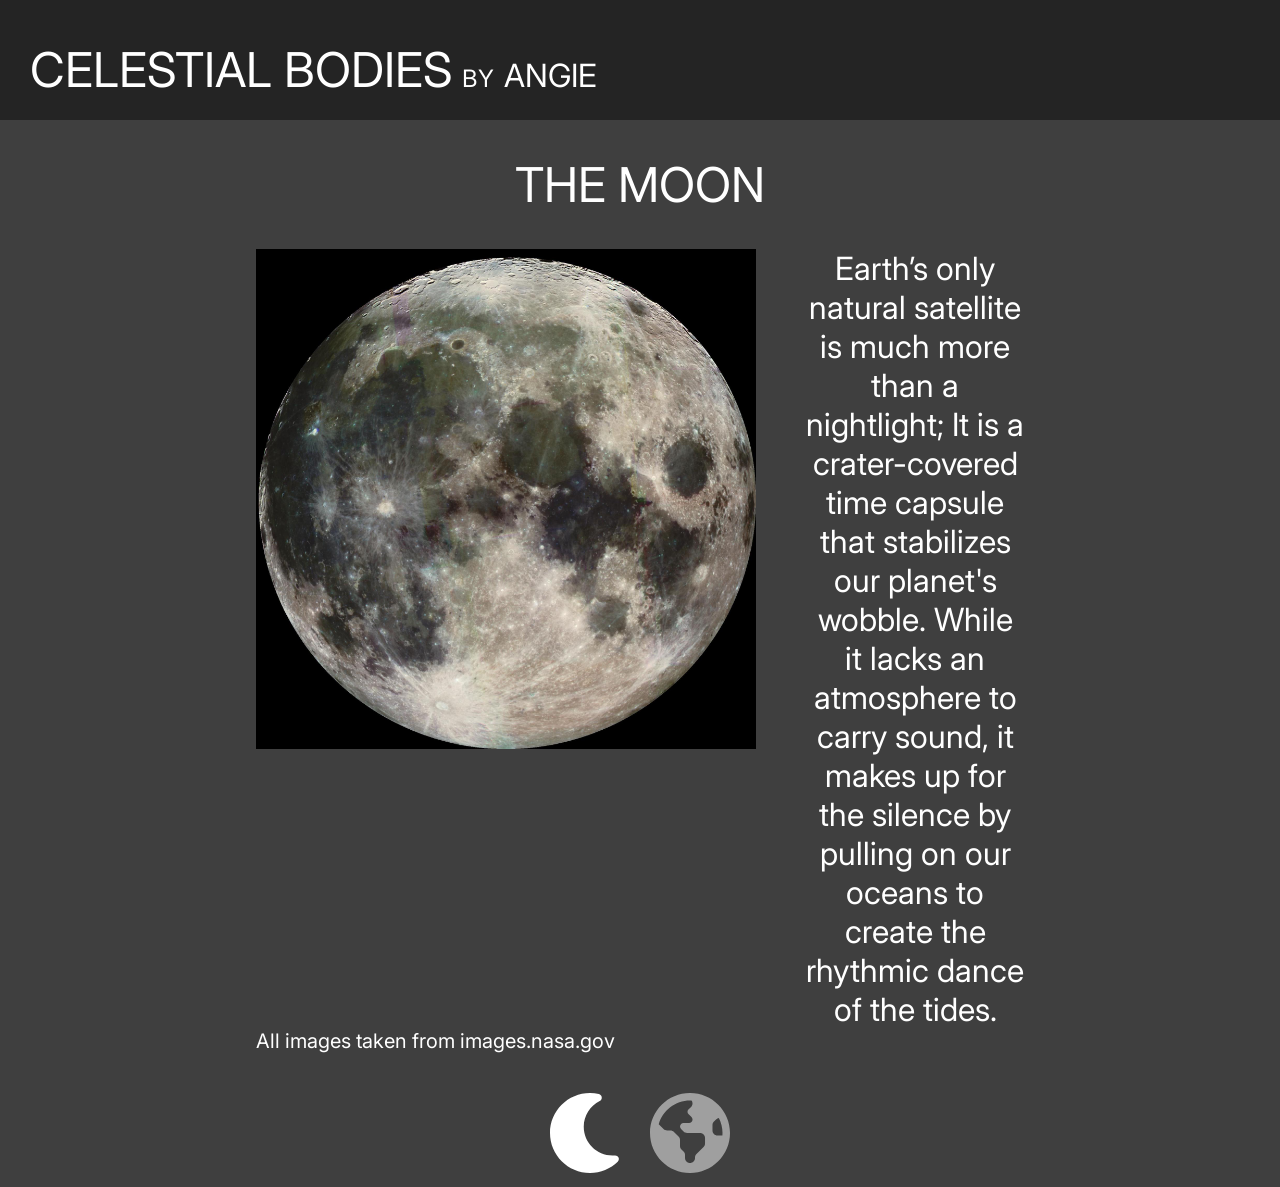
<file: index.html>
<!DOCTYPE html>
<!-- This boilerplate was originally generated from the "HTML Boilerplate" extension by sidthesloth and refined by me -->
<html lang="en">
    <head>
        <meta charset="utf-8">
        <meta name="viewport" content="width=device-width, initial-scale=1">
        <link rel="stylesheet" href="style.css">
        <title>The Moon</title>
    </head>
    <body>
        <div id="header">
            <h1>CELESTIAL BODIES</h1>
            <h2>BY</h2>
            <h3>ANGIE</h3>
        </div>
        <h4>THE MOON</h4>
        <div id="content">
            <img src="assets/moon.jpg" id="content-img" alt="This is a picture of 
            the moon taken from the NASA website.">
            <!--
            DISCLAIMER:
            To clarify starting off, I do not traditionally use AI in my projects.
            This is for a school assignment, where using an AI to generate this
            specific paragraph was a requirement for the result.
            
            This following paragraph was generated by Gemeni AI, an LLM-based 
            chatbot made by google. This is my preferred chatbot due to its creators 
            claiming having a minimal impact on the environment. The prompt I provided 
            is as follows: 
            
            "I am required to use AI for a school assignment to practice its use in 
            modern web development environments. I am making a sample homepage meant 
            to be used as an informational for both the moon and the earth. I have 
            to think of a 2-3 sentence paragraph. I was told to be creative with my 
            prompt and get an AI of my choice to write one. Can you write me a scientific
            but fun short summary for the the moon in 2-3 sentences? Can you do the exact
            same thing for the earth?"

            The only part I wanted to edit was an error I noticed where the word "It" 
            wasn't capitalized after a semi-colon. This is a grammatical error, as the 
            first word after a semi-colon is treated like a new sentence and must be 
            capitalized. While I love writing and would greatly prefer to write something 
            like this myself, I still know I have to respect the rules of the assignment 
            and I included it.
            -->
            <p>Earth’s only natural satellite is much more than a nightlight; 
            It is a crater-covered time capsule that stabilizes our planet's 
            wobble. While it lacks an atmosphere to carry sound, it makes up
            for the silence by pulling on our oceans to create the rhythmic 
            dance of the tides.</p>
        </div>
        <p id="img-desc">All images taken from images.nasa.gov</p>
        <div id="links">
            <a href="index.html"><img src="assets/moon.svg" id="svg-active" alt="This 
            is an icon of the moon leading to the page about the moon."></a>
            <a href="earth.html"><img src="assets/earth.svg" id="svg-unactive" alt="This
            is an icon of the earth leading to the page about the earth."></a>
        </div>
    </body>
</html>
</file>
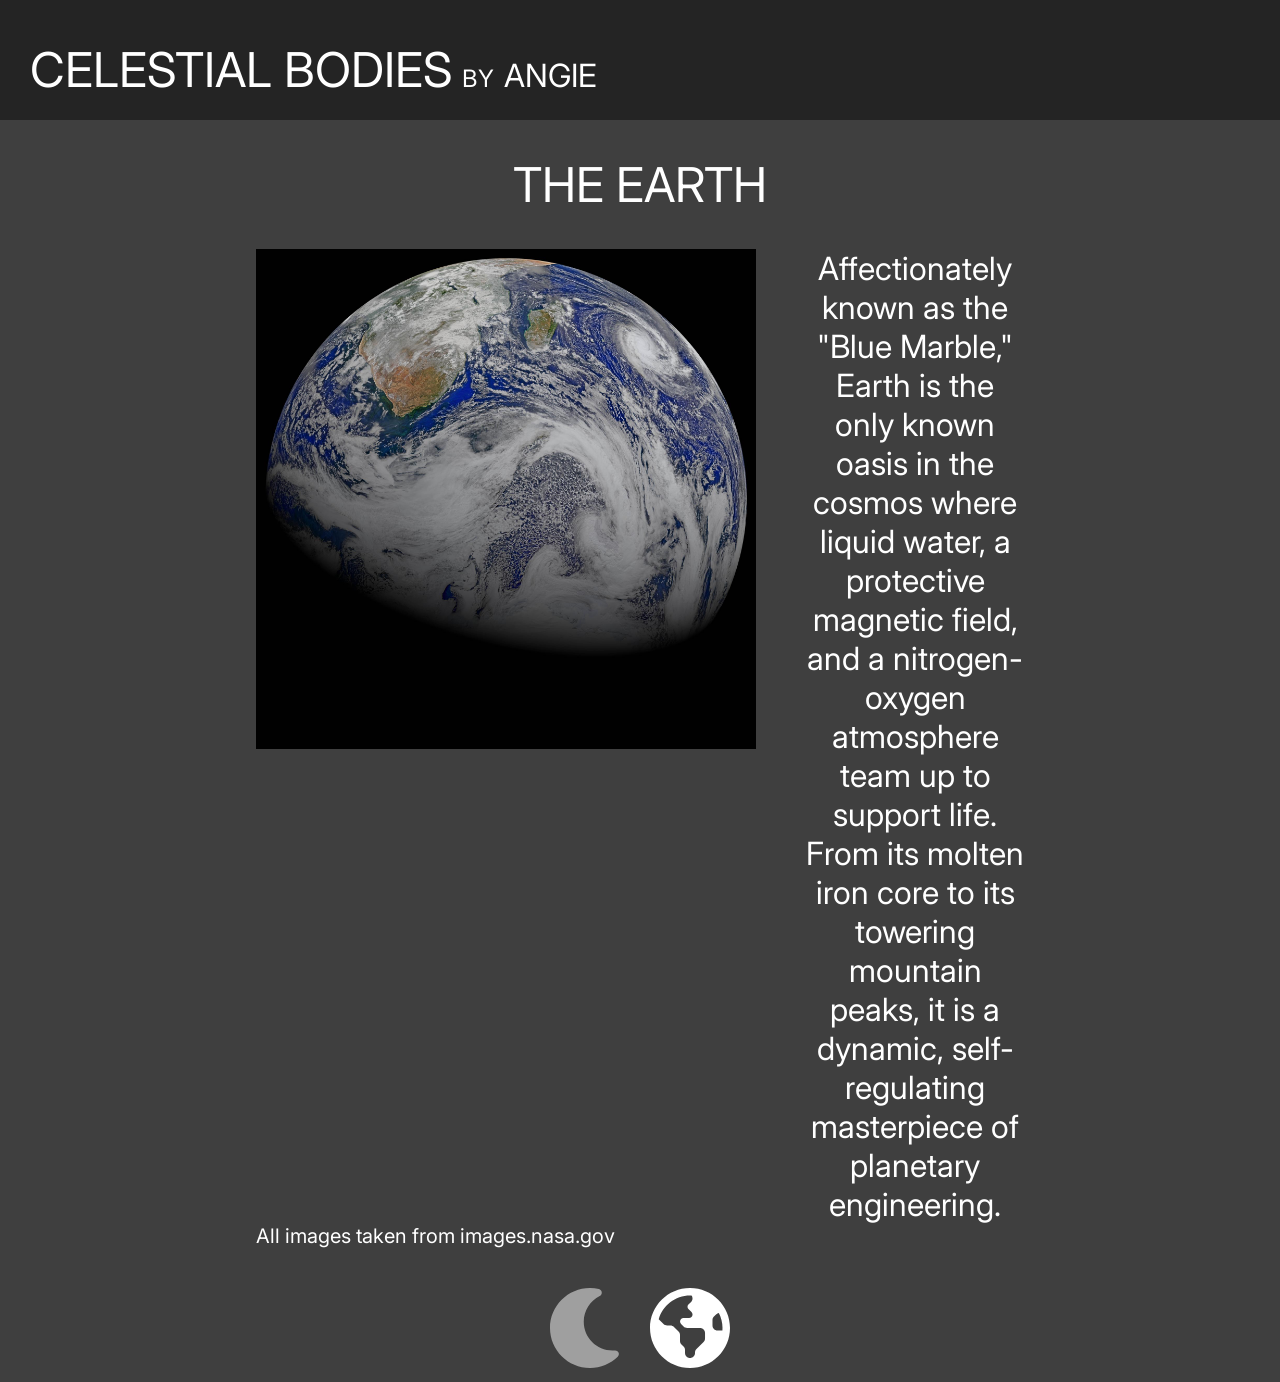
<file: earth.html>
<!DOCTYPE html>
<!-- This boilerplate was originally generated from the "HTML Boilerplate" extension by sidthesloth and refined by me -->
<html lang="en">
    <head>
        <meta charset="utf-8">
        <meta name="viewport" content="width=device-width, initial-scale=1">
        <link rel="stylesheet" href="style.css">
        <title>The Earth</title>
    </head>
    <body>
        <div id="header">
            <h1>CELESTIAL BODIES</h1>
            <h2>BY</h2>
            <h3>ANGIE</h3>
        </div>
        <h4>THE EARTH</h4>
        <div id="content">
            <img src="assets/earth.jpg" id="content-img" alt="This is a picture of 
            the moon taken from the NASA website.">
            <!--
            DISCLAIMER:
            To clarify starting off, I do not traditionally use AI in my projects.
            This is for a school assignment, where using an AI to generate this
            specific paragraph was a requirement for the result.
            
            This following paragraph was generated by Gemeni AI, an LLM-based 
            chatbot made by google. This is my preferred chatbot due to its creators 
            claiming having a minimal impact on the environment. The prompt I provided 
            is as follows: 
            
            "I am required to use AI for a school assignment to practice its use in 
            modern web development environments. I am making a sample homepage meant 
            to be used as an informational for both the moon and the earth. I have 
            to think of a 2-3 sentence paragraph. I was told to be creative with my 
            prompt and get an AI of my choice to write one. Can you write me a scientific
            but fun short summary for the the moon in 2-3 sentences? Can you do the exact
            same thing for the earth?"

            The only part I wanted to edit was an error I noticed where the word "It" 
            wasn't capitalized after a semi-colon. This is a grammatical error, as the 
            first word after a semi-colon is treated like a new sentence and must be 
            capitalized. While I love writing and would greatly prefer to write something 
            like this myself, I still know I have to respect the rules of the assignment 
            and I included it.
            -->
            <p>Affectionately known as the "Blue Marble," Earth is the only known oasis 
            in the cosmos where liquid water, a protective magnetic field, and a 
            nitrogen-oxygen atmosphere team up to support life. From its molten iron
            core to its towering mountain peaks, it is a dynamic, self-regulating 
            masterpiece of planetary engineering.</p>
        </div>
        <p id="img-desc">All images taken from images.nasa.gov</p>
        <div id="links">
            <a href="index.html"><img src="assets/moon.svg" id="svg-unactive" alt="This 
            is an icon of the moon leading to the page about the moon."></a>
            <a href="earth.html"><img src="assets/earth.svg" id="svg-active" alt="This
            is an icon of the earth leading to the page about the earth."></a>
        </div>
    </body>
</html>
</file>
<file: style.css>
@font-face {
    font-family: "Inter";
    src: url("assets/Inter.ttf");
}

body {
    background-color: #3F3F3F;
}

h1,
h4 {
    font-size: 48px;
}

h1 {
    margin-left: 30px;
    margin-right: 10px;
}

h2 {
    font-size: 24px;
    margin-top: 24px;
    margin-right: 10px;
}

h3 {
    font-size: 32px;
    margin-top: 16px;
}

p {
    font-size: 32px;
    margin: auto;
}

h4 {
    text-align: center;
}

#header {
    background-color: #242424;
    width: 100%;
    height: 80px;
    padding-top: 40px;
    display: flex;
    flex-direction: row;
    margin-bottom: 35px;
}

#content {
    display: flex;
    flex-direction: row;
    padding-left: 20%;
    padding-right: 20%;
    margin-top: 35px;
    text-align: center;
}

#content-img {
    height: 500px;
    width: 500px;
    margin-right: 50px;
}

#img-desc {
    font-size: 20px;
    margin-left: 20%;
    margin-bottom: 30px;
}

#links {
    display: flex;
    flex-direction: row;
    justify-content: center;
}

#svg-active,
#svg-unactive {
    height: 100px;
    width: 100px;
}

#svg-unactive {
    opacity: 0.5;
}

* {
    margin: 0;
    padding: 0;
    text-decoration: none;
    font-family: "Inter";
    color: #FFFFFF;
    font-weight: 400;
}
</file>
